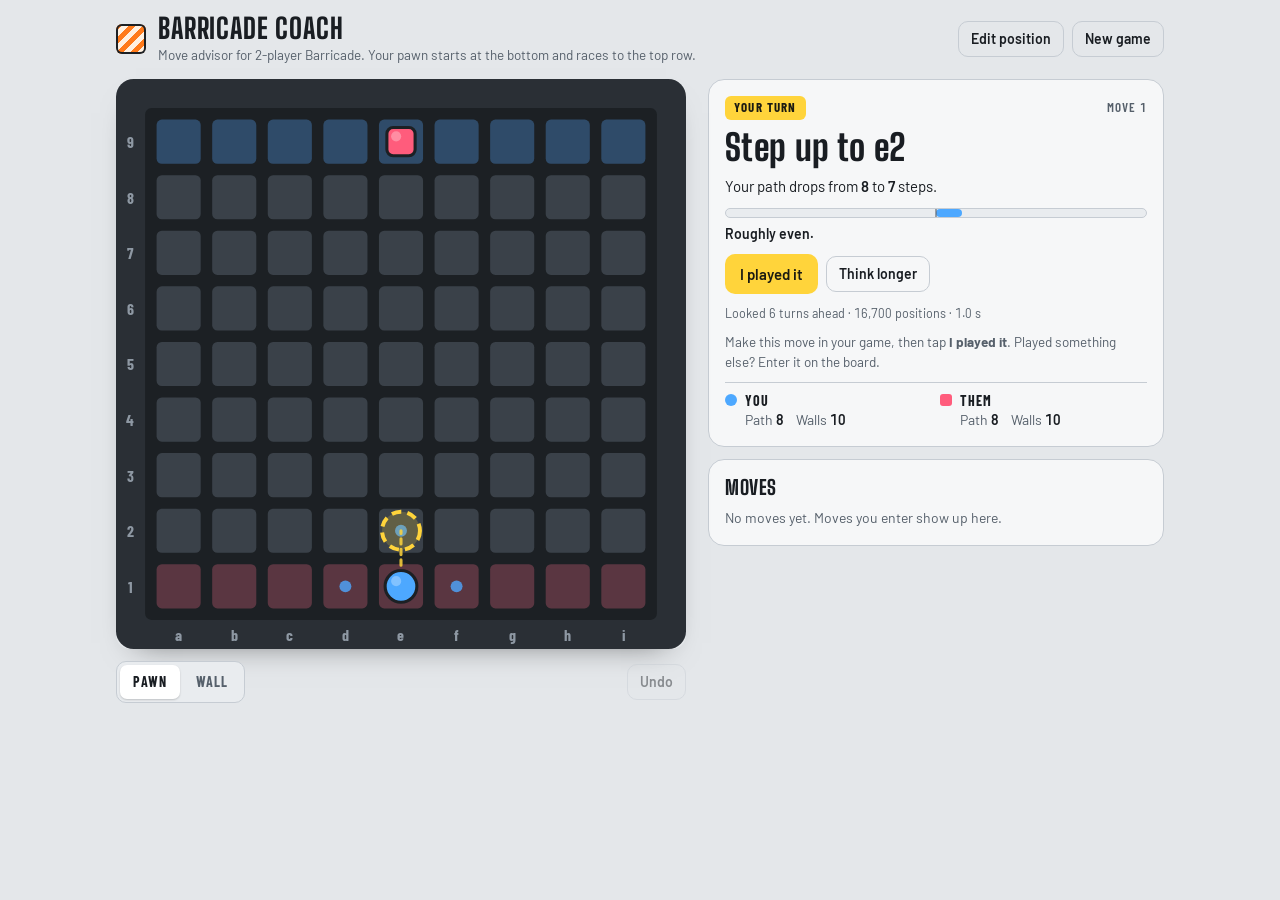
<file: barricade-coach/index.html>
<!doctype html>
<html lang="en">
<head>
<meta charset="utf-8">
<meta name="viewport" content="width=device-width, initial-scale=1, viewport-fit=cover">
</head>
<body>
<title>Barricade Coach</title>
<meta name="claude:viewport-fit-sides" content="cover">
<meta name="description" content="Move advisor for 2-player Barricade (Quoridor rules): enter each move and it suggests your best reply.">
<link rel="preconnect" href="https://fonts.googleapis.com">
<link rel="preconnect" href="https://fonts.gstatic.com" crossorigin>
<link rel="stylesheet" href="https://fonts.googleapis.com/css2?family=Barlow+Condensed:wght@600;700&family=Barlow:wght@400;500;600;700&family=Big+Shoulders+Display:wght@700;800&display=swap">
<style>
/* Layout: phones get one column (advice, board, controls, log); from 820px the board sits left and the coach panel right. */
:root {
  --bg: #E4E7EA;
  --surface: #F6F7F8;
  --surface-2: #E9ECEF;
  --raised: #FFFFFF;
  --ink: #191D22;
  --muted: #56606B;
  --line: #C6CCD3;
  --asphalt: #2A2F35;
  --groove: #1C2024;
  --cell: #3A4149;
  --goal-you: #2F4B69;
  --goal-them: #5A3641;
  --label: #8E98A3;
  --you: #4DA8FF;
  --them: #FF5C7C;
  --them-ink: #2B0B14;
  --wall: #FF7A1A;
  --stripe: #FFF1E2;
  --shine: #FFFFFF;
  --hint: #FFD43B;
  --hint-ink: #1A1A12;
  --ok: #2FBF71;
  --bad: #E5484D;
  --bad-text: #B42318;
  --focus: #1F6FEB;
  --f-display: "Big Shoulders Display", "Arial Narrow", "Helvetica Neue", Impact, sans-serif;
  --f-body: "Barlow", system-ui, -apple-system, "Segoe UI", Roboto, sans-serif;
  --f-label: "Barlow Condensed", "Arial Narrow", system-ui, sans-serif;
  padding-top: env(safe-area-inset-top, 0px);
  padding-bottom: env(safe-area-inset-bottom, 0px);
}
@media (prefers-color-scheme: dark) {
  :root:not([data-theme="light"]) {
    --bg: #121519; --surface: #1B1F24; --surface-2: #15191D; --raised: #2C3239;
    --ink: #E6E9EC; --muted: #9AA3AD; --line: #2E343B;
    --asphalt: #22272C; --groove: #15181B; --cell: #343B42;
    --goal-you: #2A4561; --goal-them: #52313B; --label: #7E8893;
    --bad-text: #FF8A8A; --focus: #6CB4FF;
    color-scheme: dark;
  }
}
:root[data-theme="dark"] {
  --bg: #121519; --surface: #1B1F24; --surface-2: #15191D; --raised: #2C3239;
  --ink: #E6E9EC; --muted: #9AA3AD; --line: #2E343B;
  --asphalt: #22272C; --groove: #15181B; --cell: #343B42;
  --goal-you: #2A4561; --goal-them: #52313B; --label: #7E8893;
  --bad-text: #FF8A8A; --focus: #6CB4FF;
  color-scheme: dark;
}

* { box-sizing: border-box; }
html, body { margin: 0; }
body {
  background: var(--bg);
  color: var(--ink);
  font: 400 15px/1.45 var(--f-body);
  -webkit-text-size-adjust: 100%;
}
[hidden] { display: none !important; }
button { font: inherit; color: inherit; }

.app {
  max-width: 1080px;
  margin: 0 auto;
  padding-block: 14px 32px;
  padding-left: max(16px, env(safe-area-inset-left, 0px));
  padding-right: max(16px, env(safe-area-inset-right, 0px));
  display: flex;
  flex-direction: column;
  gap: 14px;
}

/* Header */
.top { display: flex; flex-wrap: wrap; align-items: center; justify-content: space-between; gap: 10px 16px; }
.brand { display: flex; align-items: center; gap: 12px; min-width: 0; }
.badge {
  flex: none; width: 30px; height: 30px; border-radius: 6px;
  background: repeating-linear-gradient(135deg, var(--wall) 0 5px, var(--stripe) 5px 10px);
  box-shadow: inset 0 0 0 2px var(--groove);
}
h1 {
  margin: 0; font: 800 28px/1 var(--f-display); letter-spacing: .03em; text-transform: uppercase;
}
.sub { margin: 3px 0 0; color: var(--muted); font-size: 13.5px; text-wrap: balance; }
.top-actions { display: flex; gap: 8px; flex-wrap: wrap; }

/* Buttons */
.btn {
  display: inline-flex; align-items: center; justify-content: center; gap: 6px;
  min-height: 40px; padding: 9px 14px; border-radius: 10px;
  border: 1px solid var(--line); background: var(--surface); color: var(--ink);
  font: 600 15px/1 var(--f-body); cursor: pointer; white-space: nowrap;
  transition: transform .08s ease, background-color .15s ease;
}
.btn:hover { background: var(--raised); }
.btn:active { transform: translateY(1px); }
.btn.ghost { background: transparent; }
.btn.ghost:hover { background: var(--surface); }
.btn.solid { background: var(--ink); color: var(--bg); border-color: transparent; }
.btn.hint { background: var(--hint); color: var(--hint-ink); border-color: transparent; }
.btn.small { min-height: 36px; padding: 7px 12px; font-size: 14px; }
.btn:disabled { opacity: .45; cursor: default; transform: none; }
.btn:focus-visible, .seg button:focus-visible, .stepper input:focus-visible, #board .dest:focus-visible {
  outline: 2px solid var(--focus); outline-offset: 2px;
}
#board .dest:focus-visible { outline-offset: 0; }

.seg {
  display: inline-flex; flex-wrap: wrap; gap: 3px; padding: 3px;
  background: var(--surface-2); border: 1px solid var(--line); border-radius: 10px;
}
.seg button {
  min-height: 34px; padding: 7px 13px; border: 0; border-radius: 7px; background: transparent;
  color: var(--muted); cursor: pointer;
  font: 700 14px/1 var(--f-label); letter-spacing: .07em; text-transform: uppercase;
}
.seg button[aria-pressed="true"] { background: var(--raised); color: var(--ink); box-shadow: 0 1px 2px rgba(0, 0, 0, .18); }

/* Main layout */
.layout { display: flex; flex-direction: column; gap: 12px; }
.col-board, .col-side { display: contents; }
#advice { order: 1; }
#newPanel, #editPanel { order: 2; }
.board-wrap { order: 3; }
.controls { order: 4; }
.msg { order: 5; }
.log { order: 6; }

.board-wrap {
  align-self: center;
  width: 100%;
  max-width: min(620px, max(270px, calc(100vh - 130px)));
  max-width: min(620px, max(270px, calc(100svh - 130px)));
  border-radius: 14px;
  box-shadow: 0 14px 30px -20px rgba(0, 0, 0, .55);
}
#board {
  display: block; width: 100%; height: auto; aspect-ratio: 1 / 1; max-width: 100%;
  touch-action: manipulation; user-select: none; -webkit-user-select: none;
  -webkit-tap-highlight-color: transparent; cursor: pointer;
}

.controls { display: flex; flex-wrap: wrap; align-items: center; gap: 8px; }
.controls .spacer { flex: 1 1 auto; }
.wall-actions { display: flex; gap: 8px; flex-wrap: wrap; }
.msg { margin: 0; min-height: 1.45em; color: var(--muted); font-size: 14px; }
.msg.bad { color: var(--bad-text); }

/* Advice card */
.card {
  background: var(--surface); border: 1px solid var(--line); border-radius: 16px;
  padding: 16px; display: flex; flex-direction: column; gap: 10px; min-width: 0;
}
.adv-top { display: flex; align-items: center; justify-content: space-between; gap: 10px; }
.chip {
  display: inline-flex; align-items: center; min-height: 24px; padding: 3px 9px; border-radius: 6px;
  font: 700 13px/1 var(--f-label); letter-spacing: .09em; text-transform: uppercase;
}
.chip.you { background: var(--hint); color: var(--hint-ink); }
.chip.them { background: var(--them); color: var(--them-ink); }
.chip.over { background: var(--ink); color: var(--bg); }
.turn-no { color: var(--muted); font: 600 13px/1 var(--f-label); letter-spacing: .08em; text-transform: uppercase; font-variant-numeric: tabular-nums; }
.headline { margin: 0; font: 800 clamp(28px, 7vw, 36px)/1.02 var(--f-display); letter-spacing: .01em; text-wrap: balance; }
.detail { margin: 0; max-width: 62ch; }
.detail b { font-weight: 600; }
.think-bar {
  display: block; height: 8px; max-width: 240px; border-radius: 4px;
  background: repeating-linear-gradient(-45deg, var(--hint) 0 8px, var(--hint-ink) 8px 16px);
  background-size: 22.63px 8px;
  animation: tape .8s linear infinite;
}
@keyframes tape { to { background-position: 22.63px 0; } }

.meter { position: relative; height: 10px; border-radius: 5px; background: var(--surface-2); border: 1px solid var(--line); overflow: hidden; }
.meter-mid { position: absolute; left: 50%; top: -1px; bottom: -1px; width: 2px; margin-left: -1px; background: var(--muted); opacity: .55; }
.meter-fill { position: absolute; top: 0; bottom: 0; border-radius: 4px; }
.meter-fill.you { background: var(--you); }
.meter-fill.them { background: var(--them); }
.meter-label { margin: -4px 0 0; font-size: 14px; color: var(--muted); }
.meter-label b { color: var(--ink); font-weight: 600; }

.adv-actions { display: flex; flex-wrap: wrap; gap: 8px; align-items: center; }
.meta { margin: 0; color: var(--muted); font-size: 12.5px; font-variant-numeric: tabular-nums; }
.foot { margin: 0; color: var(--muted); font-size: 13.5px; }

.stats { display: grid; grid-template-columns: 1fr 1fr; gap: 8px; border-top: 1px solid var(--line); padding-top: 10px; }
.stat { display: grid; grid-template-columns: auto 1fr; align-items: center; gap: 2px 8px; min-width: 0; }
.stat .who { font: 700 14px/1.1 var(--f-label); letter-spacing: .07em; text-transform: uppercase; }
.stat .nums { grid-column: 2; display: flex; flex-wrap: wrap; gap: 0 12px; font-variant-numeric: tabular-nums; color: var(--muted); font-size: 14px; }
.stat .nums b { color: var(--ink); font-weight: 600; }
.tok { display: inline-block; width: 12px; height: 12px; flex: none; }
.tok.you { border-radius: 50%; background: var(--you); }
.tok.them { border-radius: 3px; background: var(--them); }
.tok.edit { border-radius: 2px; background: repeating-linear-gradient(135deg, var(--wall) 0 3px, var(--stripe) 3px 6px); }

/* Panels */
.panel h2, .log h2 { margin: 0; font: 800 20px/1.1 var(--f-display); letter-spacing: .03em; text-transform: uppercase; }
.field { display: flex; flex-direction: column; gap: 6px; }
.field.row { flex-direction: row; flex-wrap: wrap; align-items: center; justify-content: space-between; gap: 8px; }
.flabel { font: 700 13px/1.1 var(--f-label); letter-spacing: .08em; text-transform: uppercase; color: var(--muted); }
.help { margin: 0; color: var(--muted); font-size: 13.5px; max-width: 62ch; }
.err { margin: 0; min-height: 1.2em; color: var(--bad-text); font-size: 14px; }
.actions { display: flex; flex-wrap: wrap; gap: 8px; }
.stepper { display: inline-flex; align-items: center; gap: 6px; }
.stepper .btn { min-width: 38px; padding: 6px 0; font-size: 18px; }
.stepper input, .stepper output {
  width: 54px; min-height: 36px; text-align: center; border: 1px solid var(--line); border-radius: 8px;
  background: var(--raised); color: var(--ink); font: 600 16px/34px var(--f-body); font-variant-numeric: tabular-nums;
}
.stepper input { appearance: textfield; -moz-appearance: textfield; }
.stepper input::-webkit-inner-spin-button, .stepper input::-webkit-outer-spin-button { -webkit-appearance: none; margin: 0; }
.panel hr { border: 0; border-top: 1px solid var(--line); margin: 2px 0; width: 100%; }

/* Log */
.log ol { list-style: none; margin: 0; padding: 0; display: flex; flex-wrap: wrap; gap: 6px; max-height: 128px; overflow-y: auto; }
.log li {
  display: inline-flex; align-items: center; gap: 6px; padding: 4px 8px; border-radius: 6px;
  background: var(--surface-2); border: 1px solid var(--line);
  font: 600 14px/1 var(--f-label); letter-spacing: .04em; font-variant-numeric: tabular-nums;
}
.log li .n { color: var(--muted); font-weight: 600; }
.log .empty { color: var(--muted); font-size: 14px; margin: 0; }

/* Board drawing */
.slab { fill: var(--asphalt); }
.grooves { fill: var(--groove); }
.cell { fill: var(--cell); }
.cell.gy { fill: var(--goal-you); }
.cell.gt { fill: var(--goal-them); }
.lbl { fill: var(--label); font: 700 3.6px var(--f-label); text-anchor: middle; dominant-baseline: central; letter-spacing: .02em; }
.wall { fill: var(--wall); }
.stripe { fill: var(--stripe); opacity: .9; }
.last-you { fill: none; stroke: var(--you); stroke-width: .7; }
.last-them { fill: none; stroke: var(--them); stroke-width: .7; }
.hint-fill { fill: var(--hint); }
.hint-stripe { fill: var(--hint-ink); opacity: .8; }
.hint-wall { animation: pulse 1.3s ease-in-out infinite; }
.hint-ring { fill: none; stroke: var(--hint); stroke-width: .9; stroke-dasharray: 2.2 1.4; animation: march 1s linear infinite; }
.hint-disc { fill: var(--hint); opacity: .2; }
.hint-line { stroke: var(--hint); stroke-width: .7; stroke-dasharray: 1.2 1.2; stroke-linecap: round; opacity: .85; }
.pv.ok { fill: var(--ok); opacity: .92; }
.pv.bad { fill: var(--bad); opacity: .92; }
.pv-edge { fill: none; stroke: var(--stripe); stroke-width: .35; stroke-dasharray: 1 .8; }
.pawn-you { fill: var(--you); }
.pawn-them { fill: var(--them); }
.pawn-edge { stroke: var(--groove); stroke-width: .7; }
.shine { fill: var(--shine); opacity: .3; }
.from-you, .from-them { fill: none; stroke-width: .5; stroke-dasharray: 1 1; opacity: .75; }
.from-you { stroke: var(--you); }
.from-them { stroke: var(--them); }
.dest .hit { fill: transparent; }
.dest .dot { opacity: .8; }
.dest .dot.you { fill: var(--you); }
.dest .dot.them { fill: var(--them); }
.edit-ring { fill: none; stroke: var(--hint); stroke-width: .6; }
@keyframes march { to { stroke-dashoffset: -3.6; } }
@keyframes pulse { 50% { opacity: .6; } }

@media (prefers-reduced-motion: reduce) {
  .hint-wall, .hint-ring, .think-bar { animation: none; }
  .btn { transition: none; }
}

@media (min-width: 820px) {
  .layout { display: grid; grid-template-columns: minmax(0, 1.25fr) minmax(300px, 1fr); gap: 22px; align-items: start; }
  .col-board, .col-side { display: flex; flex-direction: column; gap: 12px; min-width: 0; }
  .col-board { position: sticky; top: calc(env(safe-area-inset-top, 0px) + 12px); }
  .board-wrap { max-width: min(620px, max(320px, calc(100vh - 150px))); max-width: min(620px, max(320px, calc(100svh - 150px))); }
}
</style>

<div class="app">
  <header class="top">
    <div class="brand">
      <span class="badge" aria-hidden="true"></span>
      <div>
        <h1>Barricade Coach</h1>
        <p class="sub">Move advisor for 2-player Barricade. Your pawn starts at the bottom and races to the top row.</p>
      </div>
    </div>
    <div class="top-actions">
      <button id="btnEdit" class="btn ghost small" type="button">Edit position</button>
      <button id="btnNew" class="btn ghost small" type="button">New game</button>
    </div>
  </header>

  <div class="layout">
    <div class="col-board">
      <div class="board-wrap">
        <svg id="board" viewBox="0 0 100 100" role="group" aria-label="Barricade board"></svg>
      </div>
      <div class="controls" id="controls">
        <div class="seg" role="group" aria-label="What to enter on the board">
          <button id="modePawn" type="button" aria-pressed="true">Pawn</button>
          <button id="modeWall" type="button" aria-pressed="false">Wall</button>
        </div>
        <div class="wall-actions" id="wallActions" hidden>
          <button id="btnRotate" class="btn small" type="button">Rotate</button>
          <button id="btnPlace" class="btn small solid" type="button">Place wall</button>
        </div>
        <span class="spacer"></span>
        <button id="btnUndo" class="btn small ghost" type="button">Undo</button>
      </div>
      <p id="msg" class="msg" aria-live="polite"></p>
    </div>

    <div class="col-side">
      <section id="advice" class="card" aria-live="polite" aria-label="Coach"></section>

      <section id="newPanel" class="card panel" hidden aria-labelledby="newTitle">
        <h2 id="newTitle">Game setup</h2>
        <div class="field">
          <span class="flabel" id="lblSize">Board size</span>
          <div class="seg" role="group" aria-labelledby="lblSize" id="segSize">
            <button type="button" data-size="5">5 × 5</button>
            <button type="button" data-size="7">7 × 7</button>
            <button type="button" data-size="9">9 × 9</button>
            <button type="button" data-size="11">11 × 11</button>
          </div>
        </div>
        <div class="field">
          <label class="flabel" for="inpWalls">Walls each</label>
          <div class="stepper">
            <button class="btn small" type="button" data-wstep="-1" aria-label="Fewer walls">−</button>
            <input id="inpWalls" type="number" min="0" max="30" inputmode="numeric" value="10">
            <button class="btn small" type="button" data-wstep="1" aria-label="More walls">+</button>
          </div>
        </div>
        <div class="field">
          <span class="flabel" id="lblFirst">Who moves first</span>
          <div class="seg" role="group" aria-labelledby="lblFirst" id="segFirst">
            <button type="button" data-first="0">You</button>
            <button type="button" data-first="1">Them</button>
          </div>
        </div>
        <div class="actions">
          <button id="btnStart" class="btn solid" type="button">Start new game</button>
          <button id="btnCloseNew" class="btn ghost" type="button">Close</button>
        </div>
        <hr>
        <div class="field">
          <span class="flabel" id="lblThink">Thinking time</span>
          <div class="seg" role="group" aria-labelledby="lblThink" id="segThink">
            <button type="button" data-think="500">0.5 s</button>
            <button type="button" data-think="1500">1.5 s</button>
            <button type="button" data-think="4000">4 s</button>
            <button type="button" data-think="8000">8 s</button>
          </div>
          <p class="help">Longer finds stronger moves. This applies right away, without starting a new game.</p>
        </div>
      </section>

      <section id="editPanel" class="card panel" hidden aria-labelledby="editTitle">
        <h2 id="editTitle">Edit position</h2>
        <p class="help">Match the board to your game. Pick a piece, then tap the board. With Walls, tap a groove to add a wall or tap a wall to remove it. Walls-left counts don't change by themselves, so set them below.</p>
        <div class="seg" role="group" aria-label="Piece to place" id="segTool">
          <button type="button" data-tool="you">Your pawn</button>
          <button type="button" data-tool="them">Their pawn</button>
          <button type="button" data-tool="wall">Walls</button>
        </div>
        <div class="field row">
          <span class="flabel">Your walls left</span>
          <div class="stepper">
            <button class="btn small" type="button" data-ew="0" data-d="-1" aria-label="Fewer walls for you">−</button>
            <output id="outW0">10</output>
            <button class="btn small" type="button" data-ew="0" data-d="1" aria-label="More walls for you">+</button>
          </div>
        </div>
        <div class="field row">
          <span class="flabel">Their walls left</span>
          <div class="stepper">
            <button class="btn small" type="button" data-ew="1" data-d="-1" aria-label="Fewer walls for them">−</button>
            <output id="outW1">10</output>
            <button class="btn small" type="button" data-ew="1" data-d="1" aria-label="More walls for them">+</button>
          </div>
        </div>
        <div class="field row">
          <span class="flabel" id="lblNext">Next to move</span>
          <div class="seg" role="group" aria-labelledby="lblNext" id="segNext">
            <button type="button" data-next="0">You</button>
            <button type="button" data-next="1">Them</button>
          </div>
        </div>
        <p id="editErr" class="err" aria-live="polite"></p>
        <div class="actions">
          <button id="btnEditDone" class="btn solid" type="button">Done</button>
          <button id="btnEditCancel" class="btn ghost" type="button">Cancel</button>
          <button id="btnClearWalls" class="btn ghost" type="button">Clear walls</button>
        </div>
      </section>

      <section class="card log" aria-labelledby="logTitle">
        <h2 id="logTitle">Moves</h2>
        <div id="logBody"></div>
      </section>
    </div>
  </div>
</div>

<script>
// ENGINE-START
// Barricade / Quoridor engine. Self-contained so it can also run inside a Web Worker.
// Board cells are r * N + c with row 0 at the top. Player 0 (you) starts on the bottom row and
// wins on row 0; player 1 starts on the top row and wins on row N - 1.
// A wall is k in [0, 2M): k < M is horizontal, k >= M is vertical, M = (N - 1)^2.
// Wall index i = r * (N - 1) + c names the groove crossing between cells (r, c) and (r + 1, c + 1).
function BarricadeEngine(opts) {
  'use strict';
  opts = opts || {};
  const WIN = 100000, MATE = WIN - 1000;
  const STEP = 12;                       // score for one step of path length
  const TEMPO = 6;                       // the side to move is half a step ahead
  const WALLV = opts.wallValue != null ? opts.wallValue : 14;  // a wall still in hand (tuned by self-play)
  const RACE = 300;                      // bonus when the race can no longer be stopped
  const CAP1 = opts.cap1 || 12, CAP2 = opts.cap2 || 8;          // walls tried below the root
  const MAXC = 169, MAXW = 512, MAXPLY = 64;
  const now = (typeof performance !== 'undefined' && performance.now)
    ? () => performance.now() : () => Date.now();

  const Q = new Int32Array(MAXC), seen = new Int32Array(MAXC), dd = new Int16Array(MAXC);
  const dmP = new Int16Array(MAXC), dmO = new Int16Array(MAXC);
  const marksP = new Uint8Array(MAXW), marksO = new Uint8Array(MAXW);
  const PM = new Int32Array(8);
  const MV = [], KY = [];
  for (let i = 0; i < MAXPLY; i++) { MV.push(new Int32Array(MAXW)); KY.push(new Float64Array(MAXW)); }
  let stamp = 0;

  let seed = 0x2545F491;
  function rnd() { seed ^= seed << 13; seed ^= seed >>> 17; seed ^= seed << 5; return seed >>> 0; }
  function table(n) { const t = new Uint32Array(n); for (let i = 0; i < n; i++) t[i] = rnd(); return t; }
  const ZP1 = table(2 * MAXC), ZP2 = table(2 * MAXC);
  const ZW1 = table(MAXW), ZW2 = table(MAXW);
  const ZC1 = table(128), ZC2 = table(128);
  const ZT1 = rnd(), ZT2 = rnd();

  function rawSet(B, k, on) {
    const M = B.M, W = B.W, N = B.N, d = on ? 1 : -1;
    if (k < M) {
      const r = (k / W) | 0, c = k - r * W, a = r * N + c;
      B.hW[k] = on; B.bD[a] += d; B.bD[a + 1] += d;
    } else {
      const i = k - M, r = (i / W) | 0, c = i - r * W, a = r * N + c;
      B.vW[i] = on; B.bR[a] += d; B.bR[a + N] += d;
    }
  }

  function hashOf(B) {
    let h1 = 0, h2 = 0;
    for (let p = 0; p < 2; p++) {
      h1 ^= ZP1[p * MAXC + B.pos[p]]; h2 ^= ZP2[p * MAXC + B.pos[p]];
      h1 ^= ZC1[p * 64 + B.walls[p]]; h2 ^= ZC2[p * 64 + B.walls[p]];
    }
    for (let i = 0; i < B.M; i++) {
      if (B.hW[i]) { h1 ^= ZW1[i]; h2 ^= ZW2[i]; }
      if (B.vW[i]) { h1 ^= ZW1[B.M + i]; h2 ^= ZW2[B.M + i]; }
    }
    if (B.turn) { h1 ^= ZT1; h2 ^= ZT2; }
    B.h1 = h1; B.h2 = h2;
  }

  function build(st) {
    const N = st.N, NN = N * N, W = N - 1, M = W * W;
    const B = {
      N, NN, W, M, off: [-N, 1, N, -1],
      pos: Int32Array.from(st.pos), walls: Int32Array.from(st.walls).map(w => Math.max(0, Math.min(63, w))),
      hW: new Uint8Array(M), vW: new Uint8Array(M), bD: new Uint8Array(NN), bR: new Uint8Array(NN),
      turn: st.turn ? 1 : 0, h1: 0, h2: 0
    };
    for (let i = 0; i < M; i++) {
      if (st.hW[i]) rawSet(B, i, 1);
      if (st.vW[i]) rawSet(B, M + i, 1);
    }
    hashOf(B);
    return B;
  }

  // d: 0 up, 1 right, 2 down, 3 left
  function canStep(B, a, d) {
    const N = B.N;
    if (d === 0) return a >= N && B.bD[a - N] === 0;
    if (d === 1) return (a % N) !== N - 1 && B.bR[a] === 0;
    if (d === 2) return a < B.NN - N && B.bD[a] === 0;
    return (a % N) !== 0 && B.bR[a - 1] === 0;
  }

  function wallFits(B, k) {
    const M = B.M, W = B.W;
    if (k < M) {
      if (B.hW[k] || B.vW[k]) return false;
      const c = k % W;
      if (c > 0 && B.hW[k - 1]) return false;
      if (c < W - 1 && B.hW[k + 1]) return false;
      return true;
    }
    const i = k - M;
    if (B.vW[i] || B.hW[i]) return false;
    const r = (i / W) | 0;
    if (r > 0 && B.vW[i - W]) return false;
    if (r < W - 1 && B.vW[i + W]) return false;
    return true;
  }

  function isGoal(B, p, cell) { return p === 0 ? cell < B.N : cell >= B.NN - B.N; }

  // Shortest path length (ignoring pawns) from p's pawn to p's goal row, or -1.
  function distFrom(B, p) {
    const N = B.N, off = B.off, s0 = B.pos[p];
    if (isGoal(B, p, s0)) return 0;
    if (++stamp > 2000000000) { seen.fill(0); stamp = 1; }
    let h = 0, t = 0;
    seen[s0] = stamp; dd[s0] = 0; Q[t++] = s0;
    while (h < t) {
      const a = Q[h++], nd = dd[a] + 1;
      for (let d = 0; d < 4; d++) {
        if (!canStep(B, a, d)) continue;
        const x = a + off[d];
        if (seen[x] === stamp) continue;
        if (isGoal(B, p, x)) return nd;
        seen[x] = stamp; dd[x] = nd; Q[t++] = x;
      }
    }
    return -1;
  }

  // Distance from every cell to p's goal row.
  function bfsGoal(B, p, dm) {
    const N = B.N, NN = B.NN, off = B.off;
    dm.fill(-1, 0, NN);
    let h = 0, t = 0;
    const base = p === 0 ? 0 : NN - N;
    for (let c = 0; c < N; c++) { dm[base + c] = 0; Q[t++] = base + c; }
    while (h < t) {
      const a = Q[h++], nd = dm[a] + 1;
      for (let d = 0; d < 4; d++) {
        if (!canStep(B, a, d)) continue;
        const x = a + off[d];
        if (dm[x] < 0) { dm[x] = nd; Q[t++] = x; }
      }
    }
  }

  // Mark every wall that would cut one edge of p's current shortest path.
  // A wall that is not marked cannot change p's distance.
  function pathMarks(B, p, dm, marks) {
    const N = B.N, W = B.W, M = B.M, off = B.off;
    marks.fill(0, 0, 2 * M);
    let a = B.pos[p];
    if (dm[a] < 0) return;
    while (dm[a] > 0) {
      const want = dm[a] - 1;
      let nxt = -1, dir = -1;
      for (let d = 0; d < 4; d++) {
        if (!canStep(B, a, d)) continue;
        const x = a + off[d];
        if (dm[x] === want) { nxt = x; dir = d; break; }
      }
      if (nxt < 0) break;
      if (dir === 0 || dir === 2) {
        const top = dir === 0 ? nxt : a, r = (top / N) | 0, c = top - r * N;
        if (c < W) marks[r * W + c] = 1;
        if (c > 0) marks[r * W + c - 1] = 1;
      } else {
        const left = dir === 3 ? nxt : a, r = (left / N) | 0, c = left - r * N;
        if (r < W) marks[M + r * W + c] = 1;
        if (r > 0) marks[M + (r - 1) * W + c] = 1;
      }
      a = nxt;
    }
  }

  function pawnMoves(B, p, out) {
    const a = B.pos[p], b = B.pos[1 - p], off = B.off;
    let n = 0;
    for (let d = 0; d < 4; d++) {
      if (!canStep(B, a, d)) continue;
      const t = a + off[d];
      if (t !== b) { out[n++] = t; continue; }
      if (canStep(B, b, d)) { out[n++] = b + off[d]; continue; }
      const d1 = (d + 1) & 3, d2 = (d + 3) & 3;
      if (canStep(B, b, d1)) out[n++] = b + off[d1];
      if (canStep(B, b, d2)) out[n++] = b + off[d2];
    }
    return n;
  }

  function apply(B, m) {
    const p = B.turn;
    let prev = -1;
    if (m < B.NN) {
      prev = B.pos[p];
      B.h1 ^= ZP1[p * MAXC + prev] ^ ZP1[p * MAXC + m];
      B.h2 ^= ZP2[p * MAXC + prev] ^ ZP2[p * MAXC + m];
      B.pos[p] = m;
    } else {
      const k = m - B.NN, w = B.walls[p];
      rawSet(B, k, 1);
      B.h1 ^= ZW1[k] ^ ZC1[p * 64 + w] ^ ZC1[p * 64 + w - 1];
      B.h2 ^= ZW2[k] ^ ZC2[p * 64 + w] ^ ZC2[p * 64 + w - 1];
      B.walls[p] = w - 1;
    }
    B.turn = 1 - p; B.h1 ^= ZT1; B.h2 ^= ZT2;
    return prev;
  }

  function undo(B, m, prev) {
    B.turn = 1 - B.turn; B.h1 ^= ZT1; B.h2 ^= ZT2;
    const p = B.turn;
    if (m < B.NN) {
      B.h1 ^= ZP1[p * MAXC + m] ^ ZP1[p * MAXC + prev];
      B.h2 ^= ZP2[p * MAXC + m] ^ ZP2[p * MAXC + prev];
      B.pos[p] = prev;
    } else {
      const k = m - B.NN, w = B.walls[p];
      rawSet(B, k, 0);
      B.h1 ^= ZW1[k] ^ ZC1[p * 64 + w] ^ ZC1[p * 64 + w + 1];
      B.h2 ^= ZW2[k] ^ ZC2[p * 64 + w] ^ ZC2[p * 64 + w + 1];
      B.walls[p] = w + 1;
    }
  }

  function evaluate(B, p, myD, opD) {
    const o = 1 - p;
    let e = STEP * (opD - myD) + TEMPO + WALLV * (B.walls[p] - B.walls[o]);
    if (B.walls[o] === 0 && myD <= opD) e += RACE;
    else if (B.walls[p] === 0 && opD < myD) e -= RACE;
    return e;
  }

  // Fills MV[ply] / KY[ply] with ordered moves. Needs dmP, dmO, marksP, marksO for this node.
  function gen(B, ply, myD, opD, allWalls, ttMove) {
    const p = B.turn, o = 1 - p, NN = B.NN, M2 = 2 * B.M;
    const mv = MV[ply], ky = KY[ply];
    let n = 0;
    const pc = pawnMoves(B, p, PM);
    for (let i = 0; i < pc; i++) { const t = PM[i]; mv[n] = t; ky[n] = STEP * (myD - dmP[t]); n++; }
    if (B.walls[p] > 0) {
      for (let k = 0; k < M2; k++) {
        const onO = marksO[k] === 1;
        if (!allWalls && !onO) continue;
        if (!wallFits(B, k)) continue;
        rawSet(B, k, 1);
        let nO = opD, nM = myD;
        if (onO) nO = distFrom(B, o);
        if (nO >= 0 && marksP[k] === 1) nM = distFrom(B, p);
        rawSet(B, k, 0);
        if (nO < 0 || nM < 0) continue;
        const gain = (nO - opD) - (nM - myD);
        if (!allWalls && gain <= 0) continue;
        mv[n] = NN + k; ky[n] = STEP * gain - WALLV; n++;
      }
    }
    if (ttMove >= 0) for (let i = 0; i < n; i++) if (mv[i] === ttMove) { ky[i] = 1e9; break; }
    for (let i = 1; i < n; i++) {
      const m = mv[i], k = ky[i];
      let j = i - 1;
      while (j >= 0 && ky[j] < k) { mv[j + 1] = mv[j]; ky[j + 1] = ky[j]; j--; }
      mv[j + 1] = m; ky[j + 1] = k;
    }
    return n;
  }

  const ABORT = { abort: true };
  let nodes = 0, deadline = 0, noAbort = false, TT = new Map();

  function negamax(B, depth, alpha, beta, ply) {
    if ((++nodes & 511) === 0 && !noAbort && now() > deadline) throw ABORT;
    const p = B.turn, o = 1 - p;
    if (isGoal(B, o, B.pos[o])) return -(WIN - ply);

    if (depth <= 0 || ply >= MAXPLY - 1) {
      const myD = distFrom(B, p), opD = distFrom(B, o);
      if (myD === 1) {
        const pc = pawnMoves(B, p, PM);
        for (let i = 0; i < pc; i++) if (isGoal(B, p, PM[i])) return WIN - (ply + 1);
      }
      return evaluate(B, p, myD, opD);
    }

    const pc = pawnMoves(B, p, PM);
    for (let i = 0; i < pc; i++) if (isGoal(B, p, PM[i])) return WIN - (ply + 1);

    const key = (B.h1 >>> 0) * 2097152 + (B.h2 & 0x1FFFFF);
    const ent = TT.get(key);
    let ttMove = -1;
    if (ent !== undefined) {
      ttMove = ent.m;
      if (ent.d >= depth) {
        let v = ent.v;
        if (v > MATE) v -= ply; else if (v < -MATE) v += ply;
        if (ent.f === 0 || (ent.f === 1 && v >= beta) || (ent.f === 2 && v <= alpha)) return v;
      }
    }

    bfsGoal(B, p, dmP); bfsGoal(B, o, dmO);
    const myD = dmP[B.pos[p]], opD = dmO[B.pos[o]];
    pathMarks(B, p, dmP, marksP); pathMarks(B, o, dmO, marksO);
    const n = gen(B, ply, myD, opD, false, ttMove);
    if (n === 0) return evaluate(B, p, myD, opD);

    const mv = MV[ply], cap = ply === 1 ? CAP1 : CAP2;
    let best = -Infinity, bestM = mv[0], wc = 0;
    const a0 = alpha;
    for (let i = 0; i < n; i++) {
      const m = mv[i];
      if (m >= B.NN && ++wc > cap) continue;
      const prev = apply(B, m);
      const v = -negamax(B, depth - 1, -beta, -alpha, ply + 1);
      undo(B, m, prev);
      if (v > best) {
        best = v; bestM = m;
        if (v > alpha) { alpha = v; if (v >= beta) break; }
      }
    }
    let sv = best;
    if (sv > MATE) sv += ply; else if (sv < -MATE) sv -= ply;
    if (TT.size > 300000) TT.clear();
    TT.set(key, { d: depth, v: sv, f: best <= a0 ? 2 : (best >= beta ? 1 : 0), m: bestM });
    return best;
  }

  function search(st, timeMs, maxDepth) {
    const t0 = now();
    deadline = t0 + Math.max(50, timeMs || 1000);
    maxDepth = maxDepth || 40;
    nodes = 0; TT = new Map();
    const B = build(st), p = B.turn, o = 1 - p;
    const done = (move, score, depth) => ({ move, score, depth, nodes, ms: Math.round(now() - t0) });
    if (isGoal(B, 0, B.pos[0]) || isGoal(B, 1, B.pos[1])) return done(-1, 0, 0);

    const pc = pawnMoves(B, p, PM);
    for (let i = 0; i < pc; i++) if (isGoal(B, p, PM[i])) return done(PM[i], WIN - 1, 1);

    bfsGoal(B, p, dmP); bfsGoal(B, o, dmO);
    const myD = dmP[B.pos[p]], opD = dmO[B.pos[o]];
    pathMarks(B, p, dmP, marksP); pathMarks(B, o, dmO, marksO);
    const n = gen(B, 0, myD, opD, true, -1);
    if (n === 0) return done(-1, 0, 0);
    let moves = Array.from(MV[0].subarray(0, n));
    let scores = new Array(n).fill(-Infinity);
    let bestMove = moves[0], bestScore = 0, depthDone = 0;

    for (let depth = 1; depth <= maxDepth; depth++) {
      noAbort = depth === 1;
      let alpha = -Infinity, iterBest = -1, iterScore = -Infinity, completed = 0, aborted = false;
      try {
        for (let i = 0; i < moves.length; i++) {
          const m = moves[i], prev = apply(B, m);
          const v = -negamax(B, depth - 1, -Infinity, -alpha, 1);
          undo(B, m, prev);
          scores[i] = v; completed++;
          if (v > iterScore) { iterScore = v; iterBest = i; if (v > alpha) alpha = v; }
        }
      } catch (e) {
        if (e !== ABORT) throw e;
        aborted = true;
      }
      noAbort = false;
      if (aborted) {
        // The first move is the previous best, so anything that beat it at this depth is better informed.
        if (completed > 0 && iterBest >= 0) { bestMove = moves[iterBest]; bestScore = iterScore; }
        break;
      }
      depthDone = depth; bestMove = moves[iterBest]; bestScore = iterScore;
      const order = moves.map((_, i) => i).sort((a, b) => (scores[b] - scores[a]) || (a - b));
      moves = order.map(i => moves[i]); scores = order.map(i => scores[i]);
      if (Math.abs(bestScore) > MATE) break;
      if (now() - t0 > (timeMs || 1000) * 0.45) break;   // the next depth would not finish in time
    }
    return done(bestMove, bestScore, depthDone);
  }

  // ---- helpers for the page ----
  function legalPawnMoves(st) { const B = build(st); const n = pawnMoves(B, B.turn, PM); return Array.from(PM.subarray(0, n)); }
  function wallStatus(st, k) {
    const B = build(st);
    if (k < 0 || k >= 2 * B.M) return 'outside';
    if (B.walls[B.turn] <= 0) return 'none-left';
    if (!wallFits(B, k)) return 'overlap';
    rawSet(B, k, 1);
    return (distFrom(B, 0) >= 0 && distFrom(B, 1) >= 0) ? 'ok' : 'blocks';
  }
  function wallFitsOnly(st, k) { return wallFits(build(st), k); }
  function distances(st) { const B = build(st); return [distFrom(B, 0), distFrom(B, 1)]; }
  function winner(st) { const B = build(st); return isGoal(B, 0, B.pos[0]) ? 0 : isGoal(B, 1, B.pos[1]) ? 1 : -1; }
  function play(st, m) {
    const s = Object.assign({}, st, { pos: st.pos.slice(), walls: st.walls.slice(), hW: st.hW.slice(), vW: st.vW.slice() });
    const NN = st.N * st.N, M = (st.N - 1) * (st.N - 1), p = st.turn;
    if (m < NN) s.pos[p] = m;
    else { const k = m - NN; if (k < M) s.hW[k] = 1; else s.vW[k - M] = 1; s.walls[p] -= 1; }
    s.turn = 1 - p;
    return s;
  }

  return { search, legalPawnMoves, wallStatus, wallFitsOnly, distances, winner, play, WIN, MATE, STEP };
}
// ENGINE-END

(function () {
  'use strict';
  const $ = (s) => document.querySelector(s);
  const E = BarricadeEngine();
  const FILES = 'abcdefghijklmnopqrstuvwxyz';
  const SIZES = [5, 7, 9, 11];
  const STORE = 'barricade-coach-v1';
  const CELL = 10, GAP = 2.6, PITCH = CELL + GAP, PAD = 6.6;

  let game, history = [], prefs = { think: 1500 }, setup = { N: 9, walls: 10, first: 0 };
  let mode = 'pawn', preview = -1, editing = null, msgText = '', msgBad = false;
  const cache = new Map();
  let worker = null, useWorker = typeof Worker !== 'undefined', busy = false, reqId = 0, pending = null;

  // ---------- state helpers ----------
  const defaultWalls = (N) => Math.round(10 * (N - 1) / 8);
  const NNof = (g) => g.N * g.N;
  const Mof = (g) => (g.N - 1) * (g.N - 1);
  function newGame(N, walls, first) {
    const M = (N - 1) * (N - 1);
    return {
      N, wallsInit: walls, pos: [(N - 1) * N + (N >> 1), N >> 1], walls: [walls, walls],
      hW: new Array(M).fill(0), vW: new Array(M).fill(0), turn: first, log: [], last: -1, lastFrom: -1, lastBy: -1
    };
  }
  const clone = (o) => JSON.parse(JSON.stringify(o));
  const keyOf = (g) => [g.N, g.pos.join(','), g.walls.join(','), g.turn, g.hW.join(''), g.vW.join('')].join('|');
  const engineState = (g) => ({ N: g.N, pos: g.pos.slice(), walls: g.walls.slice(), hW: g.hW.slice(), vW: g.vW.slice(), turn: g.turn });
  function validGame(g) {
    try {
      if (!g || !SIZES.includes(g.N)) return false;
      const M = (g.N - 1) * (g.N - 1), NN = g.N * g.N;
      const okPos = Array.isArray(g.pos) && g.pos.length === 2 && g.pos.every(x => Number.isInteger(x) && x >= 0 && x < NN) && g.pos[0] !== g.pos[1];
      const okW = Array.isArray(g.walls) && g.walls.length === 2 && g.walls.every(w => Number.isInteger(w) && w >= 0 && w <= 30);
      const okA = Array.isArray(g.hW) && g.hW.length === M && Array.isArray(g.vW) && g.vW.length === M;
      return okPos && okW && okA && (g.turn === 0 || g.turn === 1) && Array.isArray(g.log);
    } catch (e) { return false; }
  }

  // ---------- naming ----------
  const sqName = (N, cell) => FILES[cell % N] + (N - Math.floor(cell / N));
  function wallParts(N, k) {
    const W = N - 1, M = W * W, v = k >= M, i = v ? k - M : k;
    return { v, r: Math.floor(i / W), c: i % W };
  }
  function wallName(N, k) { const { v, r, c } = wallParts(N, k); return FILES[c] + (N - r - 1) + (v ? 'v' : 'h'); }
  function wallWhere(N, k) {
    const { v, r, c } = wallParts(N, k), lo = N - r - 1;
    return v
      ? `along the right side of ${FILES[c]}${lo + 1} and ${FILES[c]}${lo}`
      : `along the top of ${FILES[c]}${lo} and ${FILES[c + 1]}${lo}`;
  }
  function pawnHeadline(N, from, to) {
    const dr = Math.floor(to / N) - Math.floor(from / N), dc = (to % N) - (from % N), name = sqName(N, to);
    if (Math.abs(dr) + Math.abs(dc) === 1) return `Step ${dr < 0 ? 'up' : dr > 0 ? 'down' : dc > 0 ? 'right' : 'left'} to ${name}`;
    if (dr === 0 || dc === 0) return `Jump over their pawn to ${name}`;
    return `Step diagonally to ${name}`;
  }
  const moveText = (g, m) => m < NNof(g) ? sqName(g.N, m) : wallName(g.N, m - NNof(g));
  const plural = (n, w) => `${n} ${w}${n === 1 ? '' : 's'}`;

  // ---------- geometry ----------
  const bsize = (N) => GAP + N * PITCH;
  function cellXY(N, cell) { return [GAP + (cell % N) * PITCH, GAP + Math.floor(cell / N) * PITCH]; }
  function wallRect(N, k) {
    const { v, r, c } = wallParts(N, k);
    return v
      ? { x: (c + 1) * PITCH, y: GAP + r * PITCH, w: GAP, h: 2 * PITCH - GAP, v }
      : { x: GAP + c * PITCH, y: (r + 1) * PITCH, w: 2 * PITCH - GAP, h: GAP, v };
  }
  function svgPoint(ev) {
    const svg = $('#board'), r = svg.getBoundingClientRect(), vb = svg.viewBox.baseVal;
    return { x: vb.x + (ev.clientX - r.left) / r.width * vb.width, y: vb.y + (ev.clientY - r.top) / r.height * vb.height };
  }
  function hitCell(N, x, y) {
    const S = bsize(N);
    if (x < 0 || y < 0 || x > S || y > S) return -1;
    const c = Math.min(N - 1, Math.max(0, Math.floor((x - GAP / 2) / PITCH)));
    const r = Math.min(N - 1, Math.max(0, Math.floor((y - GAP / 2) / PITCH)));
    return r * N + c;
  }
  function hitWall(N, x, y) {
    const S = bsize(N), W = N - 1;
    if (x < -2 || y < -2 || x > S + 2 || y > S + 2) return -1;
    const fx = (x - GAP / 2) / PITCH, fy = (y - GAP / 2) / PITCH;
    const c = Math.min(W - 1, Math.max(0, Math.round(fx) - 1));
    const r = Math.min(W - 1, Math.max(0, Math.round(fy) - 1));
    const dx = Math.abs(fx - Math.round(fx)), dy = Math.abs(fy - Math.round(fy));
    return (dy <= dx ? 0 : W * W) + r * W + c;
  }
  function wallAt(g, k) { const M = Mof(g); return k < M ? g.hW[k] : g.vW[k - M]; }
  function setWallArr(g, k, on) { const M = Mof(g); if (k < M) g.hW[k] = on; else g.vW[k - M] = on; }
  function wallAtPoint(g, x, y) {
    const M = Mof(g), e = 1.2;
    for (let k = 0; k < 2 * M; k++) {
      if (!wallAt(g, k)) continue;
      const R = wallRect(g.N, k);
      if (x >= R.x - e && x <= R.x + R.w + e && y >= R.y - e && y <= R.y + R.h + e) return k;
    }
    return -1;
  }

  // ---------- engine requests ----------
  function makeWorker() {
    try {
      const src = BarricadeEngine.toString() +
        '\nconst E = BarricadeEngine();\nself.onmessage = function (e) { const d = e.data; const r = E.search(d.state, d.ms); self.postMessage(Object.assign({ id: d.id }, r)); };';
      const url = URL.createObjectURL(new Blob([src], { type: 'text/javascript' }));
      const w = new Worker(url);
      w.onmessage = (e) => onResult(e.data);
      w.onerror = (ev) => {
        if (ev && ev.preventDefault) ev.preventDefault();
        useWorker = false; busy = false;
        try { w.terminate(); } catch (e) { /* already gone */ }
        worker = null;
        if (pending) runLocal(pending);
      };
      return w;
    } catch (e) { useWorker = false; return null; }
  }
  function runLocal(req) {
    setTimeout(() => {
      if (!pending || pending.id !== req.id) return;
      const r = E.search(req.state, req.ms);
      onResult(Object.assign({ id: req.id }, r));
    }, 40);
  }
  function requestSearch(key, ms) {
    const id = ++reqId;
    pending = { id, key, ms, state: engineState(game) };
    if (useWorker) {
      if (worker && busy) { worker.terminate(); worker = null; busy = false; }
      if (!worker) worker = makeWorker();
      if (worker) { busy = true; worker.postMessage({ id, state: pending.state, ms }); return; }
    }
    runLocal(pending);
  }
  function cancelSearch() {
    if (!pending) return;
    pending = null; reqId++;
    if (worker && busy) { worker.terminate(); worker = null; busy = false; }
  }
  function onResult(d) {
    busy = false;
    if (!pending || d.id !== pending.id) return;
    cache.set(pending.key, d);
    if (cache.size > 80) cache.delete(cache.keys().next().value);
    pending = null;
    renderAdvice(); renderBoard();
  }
  function maybeThink(force, ms) {
    if (editing || E.winner(game) >= 0 || game.turn !== 0) { cancelSearch(); return; }
    const key = keyOf(game);
    if (!force && cache.has(key)) return;
    if (!force && pending && pending.key === key) return;
    if (force) cache.delete(key);
    requestSearch(key, ms || prefs.think);
  }
  const currentSugg = () => (!editing && game.turn === 0 && E.winner(game) < 0) ? cache.get(keyOf(game)) || null : null;

  // ---------- actions ----------
  function setMsg(t, bad) { msgText = t || ''; msgBad = !!bad; const el = $('#msg'); el.textContent = msgText; el.classList.toggle('bad', msgBad); }
  function save() {
    try { localStorage.setItem(STORE, JSON.stringify({ game, history: history.slice(-150), prefs, setup })); } catch (e) { /* storage unavailable */ }
  }
  function doMove(m) {
    const st = game, p = st.turn, NN = NNof(st);
    history.push(clone(game));
    if (history.length > 300) history.shift();
    const next = E.play(st, m);
    next.log = st.log.concat([{ p, t: moveText(st, m) }]);
    next.last = m; next.lastBy = p; next.lastFrom = m < NN ? st.pos[p] : -1;
    game = next;
    preview = -1; mode = 'pawn';
    const w = E.winner(game);
    setMsg(w === 0 ? 'You reached the top row.' : w === 1 ? 'Their pawn reached your side.' : '');
    save(); renderAll(); maybeThink();
  }
  function undoMove() {
    if (!history.length) return;
    game = history.pop();
    preview = -1; mode = 'pawn';
    setMsg('Undid the last move.');
    save(); renderAll(); maybeThink();
  }
  function placePreview() {
    if (preview < 0) return;
    const s = E.wallStatus(game, preview);
    if (s === 'ok') doMove(NNof(game) + preview);
    else describePreview();
  }
  function describePreview() {
    if (preview < 0) return;
    const N = game.N, s = E.wallStatus(game, preview), who = game.turn === 0 ? 'You have' : 'They have';
    const name = `${wallParts(N, preview).v ? 'Vertical' : 'Horizontal'} wall ${wallWhere(N, preview)}`;
    if (s === 'ok') setMsg(`${name}. Tap it again or press Place wall.`);
    else if (s === 'overlap') setMsg('That spot overlaps or crosses a wall that is already on the board.', true);
    else if (s === 'blocks') setMsg('Not allowed: that wall would cut a pawn off from its goal row.', true);
    else if (s === 'none-left') setMsg(`${who} no walls left.`, true);
  }

  // ---------- rendering ----------
  function wallSVG(N, k, kind) {
    const R = wallRect(N, k), t = 0.35;
    const x = R.v ? R.x - t : R.x, y = R.v ? R.y : R.y - t, w = R.v ? R.w + 2 * t : R.w, h = R.v ? R.h : R.h + 2 * t;
    const box = `x="${x.toFixed(2)}" y="${y.toFixed(2)}" width="${w.toFixed(2)}" height="${h.toFixed(2)}" rx=".7"`;
    if (kind === 'hint') return `<g class="hint-wall"><rect class="hint-fill" ${box}/><rect ${box} fill="url(#bc-caution)"/></g>`;
    if (kind === 'ok' || kind === 'bad') return `<rect class="pv ${kind}" ${box}/><rect class="pv-edge" ${box}/>`;
    let s = `<rect class="wall" ${box}/><rect ${box} fill="url(#bc-stripes)"/>`;
    if (kind === 'last0' || kind === 'last1') s += `<rect class="${kind === 'last0' ? 'last-you' : 'last-them'}" ${box}/>`;
    return s;
  }
  function pawnSVG(N, cell, p) {
    const [x, y] = cellXY(N, cell), cx = x + CELL / 2, cy = y + CELL / 2;
    const shine = `<circle class="shine" cx="${(cx - 1.1).toFixed(2)}" cy="${(cy - 1.2).toFixed(2)}" r="1.15"/>`;
    return p === 0
      ? `<circle class="pawn-you pawn-edge" cx="${cx}" cy="${cy}" r="3.6"/>${shine}`
      : `<rect class="pawn-them pawn-edge" x="${(cx - 3.2).toFixed(2)}" y="${(cy - 3.2).toFixed(2)}" width="6.4" height="6.4" rx="1.4"/>${shine}`;
  }
  function renderBoard() {
    const g = editing ? editing.draft : game, N = g.N, S = bsize(N), NN = NNof(g), M = Mof(g);
    const svg = $('#board');
    svg.setAttribute('viewBox', `${-PAD} ${-PAD} ${S + 2 * PAD} ${S + 2 * PAD}`);
    let s = `<defs>
      <pattern id="bc-stripes" width="2.6" height="2.6" patternUnits="userSpaceOnUse" patternTransform="rotate(45)"><rect class="stripe" width="1.05" height="2.6"/></pattern>
      <pattern id="bc-caution" width="2.6" height="2.6" patternUnits="userSpaceOnUse" patternTransform="rotate(-45)"><rect class="hint-stripe" width="1.05" height="2.6"/></pattern>
    </defs>`;
    s += `<rect class="slab" x="${-PAD}" y="${-PAD}" width="${S + 2 * PAD}" height="${S + 2 * PAD}" rx="4"/>`;
    s += `<rect class="grooves" x="0" y="0" width="${S}" height="${S}" rx="1.4"/>`;
    for (let cell = 0; cell < NN; cell++) {
      const [x, y] = cellXY(N, cell), r = Math.floor(cell / N);
      s += `<rect class="cell${r === 0 ? ' gy' : r === N - 1 ? ' gt' : ''}" x="${x.toFixed(2)}" y="${y.toFixed(2)}" width="${CELL}" height="${CELL}" rx="1.2"/>`;
    }
    for (let c = 0; c < N; c++) s += `<text class="lbl" x="${(GAP + c * PITCH + CELL / 2).toFixed(2)}" y="${(S + PAD / 2).toFixed(2)}">${FILES[c]}</text>`;
    for (let r = 0; r < N; r++) s += `<text class="lbl" x="${(-PAD / 2).toFixed(2)}" y="${(GAP + r * PITCH + CELL / 2).toFixed(2)}">${N - r}</text>`;

    const sugg = currentSugg();
    const lastWall = !editing && g.last >= NN ? g.last - NN : -1;

    // where the last pawn came from
    if (!editing && g.lastFrom >= 0) {
      const [x, y] = cellXY(N, g.lastFrom);
      s += `<circle class="${g.lastBy === 0 ? 'from-you' : 'from-them'}" cx="${x + CELL / 2}" cy="${y + CELL / 2}" r="3"/>`;
    }
    // legal destinations
    let dests = [];
    if (!editing && mode === 'pawn' && E.winner(g) < 0) dests = E.legalPawnMoves(g);
    for (const t of dests) {
      const [x, y] = cellXY(N, t), who = g.turn === 0 ? 'your' : 'their';
      s += `<g class="dest" data-cell="${t}" tabindex="0" role="button" aria-label="Move ${who} pawn to ${sqName(N, t)}"><rect class="hit" x="${x.toFixed(2)}" y="${y.toFixed(2)}" width="${CELL}" height="${CELL}" rx="1.2"/><circle class="dot ${g.turn === 0 ? 'you' : 'them'}" cx="${x + CELL / 2}" cy="${y + CELL / 2}" r="1.35"/></g>`;
    }
    // walls
    for (let k = 0; k < 2 * M; k++) {
      if (!wallAt(g, k)) continue;
      s += wallSVG(N, k, k === lastWall ? 'last' + g.lastBy : 'placed');
    }
    // suggestion
    if (sugg && sugg.move >= 0) {
      if (sugg.move < NN) {
        const [x, y] = cellXY(N, sugg.move), [px, py] = cellXY(N, g.pos[0]);
        const cx = x + CELL / 2, cy = y + CELL / 2;
        s += `<line class="hint-line" x1="${px + CELL / 2}" y1="${py + CELL / 2}" x2="${cx}" y2="${cy}"/>`;
        s += `<circle class="hint-disc" cx="${cx}" cy="${cy}" r="4.3"/><circle class="hint-ring" cx="${cx}" cy="${cy}" r="4.3"/>`;
      } else {
        s += wallSVG(N, sugg.move - NN, 'hint');
      }
    }
    // wall preview
    if (!editing && mode === 'wall' && preview >= 0) s += wallSVG(N, preview, E.wallStatus(g, preview) === 'ok' ? 'ok' : 'bad');
    // pawns
    s += pawnSVG(N, g.pos[1], 1) + pawnSVG(N, g.pos[0], 0);
    if (editing && editing.tool !== 'wall') {
      const [x, y] = cellXY(N, g.pos[editing.tool === 'you' ? 0 : 1]);
      s += `<circle class="edit-ring" cx="${x + CELL / 2}" cy="${y + CELL / 2}" r="4.6"/>`;
    }
    svg.innerHTML = s;
  }

  function statsHTML(d0, d1, walls) {
    const row = (cls, who, d, w) => `<div class="stat"><span class="tok ${cls}" aria-hidden="true"></span><span class="who">${who}</span>
      <span class="nums"><span>Path <b>${d < 0 ? '–' : d}</b></span><span>Walls <b>${w}</b></span></span></div>`;
    return `<div class="stats">${row('you', 'You', d0, walls[0])}${row('them', 'Them', d1, walls[1])}</div>`;
  }
  function evalHTML(score) {
    const WIN = E.WIN, MATE = E.MATE;
    let v, label;
    if (score > MATE) {
      const n = Math.ceil((WIN - score) / 2);
      v = 1; label = `<b>Winning line found.</b> You reach the goal in ${plural(n, 'move')} if you keep following the hints.`;
    } else if (score < -MATE) {
      v = -1; label = `<b>They have a winning line.</b> This move makes it as hard for them as possible.`;
    } else {
      v = Math.tanh(score / 48);
      const steps = Math.round(Math.abs(score) / E.STEP * 2) / 2;
      if (steps < 1) label = '<b>Roughly even.</b>';
      else label = score > 0 ? `<b>You're ahead</b> by about ${plural(steps, 'move')}.` : `<b>They're ahead</b> by about ${plural(steps, 'move')}.`;
    }
    const w = Math.abs(v) * 50;
    const fill = v >= 0
      ? `<span class="meter-fill you" style="left:50%;width:${w.toFixed(1)}%"></span>`
      : `<span class="meter-fill them" style="left:${(50 - w).toFixed(1)}%;width:${w.toFixed(1)}%"></span>`;
    return `<div class="meter" role="img" aria-label="${label.replace(/<[^>]+>/g, '')}">${fill}<span class="meter-mid"></span></div><p class="meter-label">${label}</p>`;
  }
  function renderAdvice() {
    const el = $('#advice');
    el.hidden = !!editing;
    if (editing) return;
    const g = game, N = g.N, NN = NNof(g), w = E.winner(g);
    const [d0, d1] = E.distances(g);
    const moveNo = g.log.filter(e => e.p >= 0).length + 1;
    let chip, head, body = '';
    if (w >= 0) {
      chip = '<span class="chip over">Game over</span>';
      head = w === 0 ? 'You win' : 'They win';
      body = `<p class="detail">${w === 0 ? 'Your pawn reached the top row.' : 'Their pawn reached the bottom row.'}</p>
        <div class="adv-actions"><button class="btn solid" type="button" data-act="new">New game</button><button class="btn ghost" type="button" data-act="undo">Undo last move</button></div>`;
    } else if (g.turn === 1) {
      chip = '<span class="chip them">Their turn</span>';
      head = 'Enter their move';
      body = `<p class="detail">Tap the square their pawn moved to. If they placed a wall, switch to <b>Wall</b> under the board and tap where it went.</p>`;
    } else {
      chip = '<span class="chip you">Your turn</span>';
      const sg = currentSugg();
      if (!sg || sg.move < 0) {
        head = 'Thinking…';
        body = `<span class="think-bar" aria-hidden="true"></span><p class="detail">Looking ahead at both players' best moves.</p>`;
      } else {
        const m = sg.move, after = E.play(g, m), [a0, a1] = E.distances(after);
        let detail;
        if (m < NN) {
          head = pawnHeadline(N, g.pos[0], m);
          detail = a0 < d0 ? `Your path drops from <b>${d0}</b> to <b>${a0}</b> steps.`
            : a0 === d0 ? `Your path stays at <b>${d0}</b> steps.`
            : `Your path goes from <b>${d0}</b> to <b>${a0}</b> steps.`;
        } else {
          const k = m - NN;
          head = `Place a ${wallParts(N, k).v ? 'vertical' : 'horizontal'} wall`;
          detail = `Put it ${wallWhere(N, k)} (yellow on the board). Their path goes from <b>${d1}</b> to <b>${a1}</b> steps` +
            (a0 !== d0 ? `; yours goes from <b>${d0}</b> to <b>${a0}</b>.` : `; yours stays at <b>${d0}</b>.`);
        }
        body = `<p class="detail">${detail}</p>${evalHTML(sg.score)}
          <div class="adv-actions"><button class="btn hint" type="button" data-act="play">I played it</button><button class="btn ghost small" type="button" data-act="longer">Think longer</button></div>
          <p class="meta">Looked ${plural(sg.depth, 'turn')} ahead · ${sg.nodes.toLocaleString()} positions · ${(sg.ms / 1000).toFixed(1)} s</p>
          <p class="foot">Make this move in your game, then tap <b>I played it</b>. Played something else? Enter it on the board.</p>`;
      }
    }
    el.innerHTML = `<div class="adv-top">${chip}<span class="turn-no">Move ${moveNo}</span></div>
      <h2 class="headline">${head}</h2>${body}${statsHTML(d0, d1, g.walls)}`;
  }
  function renderControls() {
    $('#controls').hidden = !!editing;
    $('#modePawn').setAttribute('aria-pressed', String(mode === 'pawn'));
    $('#modeWall').setAttribute('aria-pressed', String(mode === 'wall'));
    $('#wallActions').hidden = editing || mode !== 'wall' || preview < 0;
    $('#btnPlace').disabled = preview < 0 || E.wallStatus(game, preview) !== 'ok';
    $('#btnUndo').disabled = history.length === 0;
    $('#btnEdit').setAttribute('aria-pressed', String(!!editing));
  }
  function renderLog() {
    const items = game.log;
    if (!items.length) { $('#logBody').innerHTML = '<p class="empty">No moves yet. Moves you enter show up here.</p>'; return; }
    let n = 0;
    const lis = items.map(e => {
      if (e.p < 0) return `<li><span class="tok edit" aria-hidden="true"></span>Position edited</li>`;
      n++;
      return `<li><span class="n">${n}.</span><span class="tok ${e.p === 0 ? 'you' : 'them'}" aria-label="${e.p === 0 ? 'You' : 'Them'}"></span>${e.t}</li>`;
    }).join('');
    const body = $('#logBody');
    body.innerHTML = `<ol>${lis}</ol>`;
    const ol = body.querySelector('ol'); ol.scrollTop = ol.scrollHeight;
  }
  function pressSeg(sel, attr, val) {
    document.querySelectorAll(`${sel} button`).forEach(b => b.setAttribute('aria-pressed', String(b.dataset[attr] === String(val))));
  }
  function renderPanels() {
    pressSeg('#segSize', 'size', setup.N);
    pressSeg('#segFirst', 'first', setup.first);
    pressSeg('#segThink', 'think', prefs.think);
    const inp = $('#inpWalls'); if (document.activeElement !== inp) inp.value = setup.walls;
    $('#editPanel').hidden = !editing;
    if (editing) {
      pressSeg('#segTool', 'tool', editing.tool);
      pressSeg('#segNext', 'next', editing.draft.turn);
      $('#outW0').textContent = editing.draft.walls[0];
      $('#outW1').textContent = editing.draft.walls[1];
    }
  }
  function renderAll() { renderBoard(); renderAdvice(); renderControls(); renderLog(); renderPanels(); }

  // ---------- board input ----------
  function onBoardClick(ev) {
    const pt = svgPoint(ev);
    if (editing) return editTap(pt);
    const g = game, N = g.N;
    if (E.winner(g) >= 0) { setMsg('The game is over. Undo a move or start a new game.'); return; }
    if (mode === 'pawn') {
      const cell = hitCell(N, pt.x, pt.y);
      if (cell < 0) return;
      const legal = E.legalPawnMoves(g);
      if (legal.includes(cell)) return doMove(cell);
      const who = g.turn === 0 ? 'Your' : 'Their';
      if (cell === g.pos[g.turn]) setMsg(`${who} pawn can move to the squares marked with dots.`);
      else if (cell === g.pos[1 - g.turn]) setMsg(`It's ${g.turn === 0 ? 'your' : 'their'} turn. Tap a square marked with a dot.`);
      else setMsg(`${who} pawn can't reach ${sqName(N, cell)} this turn. If your game shows a different position, use Edit position to match it.`, true);
    } else {
      const k = hitWall(N, pt.x, pt.y);
      if (k < 0) return;
      if (k === preview) return placePreview();
      preview = k;
      describePreview(); renderBoard(); renderControls();
    }
  }
  function editTap(pt) {
    const d = editing.draft, N = d.N;
    $('#editErr').textContent = '';
    if (editing.tool === 'wall') {
      const hit = wallAtPoint(d, pt.x, pt.y);
      if (hit >= 0) setWallArr(d, hit, 0);
      else {
        const k = hitWall(N, pt.x, pt.y);
        if (k < 0) return;
        if (!E.wallFitsOnly(d, k)) { $('#editErr').textContent = 'That spot overlaps or crosses another wall.'; return; }
        setWallArr(d, k, 1);
      }
    } else {
      const cell = hitCell(N, pt.x, pt.y);
      if (cell < 0) return;
      const p = editing.tool === 'you' ? 0 : 1;
      if (d.pos[1 - p] === cell) { $('#editErr').textContent = "Both pawns can't share a square."; return; }
      d.pos[p] = cell;
    }
    renderBoard(); renderPanels();
  }

  // ---------- wiring ----------
  function wire() {
    const svg = $('#board');
    svg.addEventListener('click', onBoardClick);
    svg.addEventListener('keydown', (ev) => {
      const t = ev.target.closest && ev.target.closest('.dest');
      if (t && (ev.key === 'Enter' || ev.key === ' ')) { ev.preventDefault(); doMove(Number(t.dataset.cell)); }
    });
    $('#modePawn').addEventListener('click', () => { mode = 'pawn'; preview = -1; setMsg(''); renderBoard(); renderControls(); });
    $('#modeWall').addEventListener('click', () => {
      mode = 'wall'; preview = -1;
      setMsg('Tap a groove between squares to place a wall there. Tap it again or press Place wall to confirm.');
      renderBoard(); renderControls();
    });
    $('#btnRotate').addEventListener('click', () => {
      if (preview < 0) return;
      const M = Mof(game); preview = preview < M ? preview + M : preview - M;
      describePreview(); renderBoard(); renderControls();
    });
    $('#btnPlace').addEventListener('click', placePreview);
    $('#btnUndo').addEventListener('click', undoMove);
    $('#advice').addEventListener('click', (ev) => {
      const b = ev.target.closest('button[data-act]');
      if (!b) return;
      const act = b.dataset.act;
      if (act === 'play') { const sg = currentSugg(); if (sg && sg.move >= 0) doMove(sg.move); }
      else if (act === 'longer') { maybeThink(true, prefs.think * 3); renderAdvice(); renderBoard(); }
      else if (act === 'new') openNew();
      else if (act === 'undo') undoMove();
    });

    // new game panel
    function openNew() { const p = $('#newPanel'); p.hidden = false; renderPanels(); p.querySelector('button[aria-pressed="true"], button').focus(); }
    $('#btnNew').addEventListener('click', () => { const p = $('#newPanel'); if (p.hidden) openNew(); else p.hidden = true; });
    $('#btnCloseNew').addEventListener('click', () => { $('#newPanel').hidden = true; });
    $('#segSize').addEventListener('click', (ev) => {
      const b = ev.target.closest('button[data-size]'); if (!b) return;
      setup.N = Number(b.dataset.size); setup.walls = defaultWalls(setup.N); renderPanels();
    });
    $('#segFirst').addEventListener('click', (ev) => {
      const b = ev.target.closest('button[data-first]'); if (!b) return;
      setup.first = Number(b.dataset.first); renderPanels();
    });
    $('#newPanel').addEventListener('click', (ev) => {
      const b = ev.target.closest('button[data-wstep]'); if (!b) return;
      setup.walls = Math.max(0, Math.min(30, setup.walls + Number(b.dataset.wstep))); renderPanels();
    });
    $('#inpWalls').addEventListener('change', (ev) => {
      const v = parseInt(ev.target.value, 10);
      setup.walls = Number.isFinite(v) ? Math.max(0, Math.min(30, v)) : setup.walls; renderPanels();
    });
    $('#segThink').addEventListener('click', (ev) => {
      const b = ev.target.closest('button[data-think]'); if (!b) return;
      prefs.think = Number(b.dataset.think); save(); renderPanels();
      setMsg(`Thinking time set to ${b.textContent.trim()}.`);
    });
    $('#btnStart').addEventListener('click', () => {
      history.push(clone(game));
      game = newGame(setup.N, setup.walls, setup.first);
      $('#newPanel').hidden = true; mode = 'pawn'; preview = -1; editing = null;
      setMsg(`New ${setup.N} × ${setup.N} game, ${plural(setup.walls, 'wall')} each.`);
      save(); renderAll(); maybeThink();
    });

    // edit panel
    $('#btnEdit').addEventListener('click', () => {
      if (editing) return;
      cancelSearch();
      editing = { draft: clone(game), tool: 'you' };
      $('#newPanel').hidden = true; $('#editErr').textContent = ''; setMsg('');
      renderAll();
      $('#segTool button').focus();
    });
    $('#segTool').addEventListener('click', (ev) => {
      const b = ev.target.closest('button[data-tool]'); if (!b || !editing) return;
      editing.tool = b.dataset.tool; renderBoard(); renderPanels();
    });
    $('#segNext').addEventListener('click', (ev) => {
      const b = ev.target.closest('button[data-next]'); if (!b || !editing) return;
      editing.draft.turn = Number(b.dataset.next); renderPanels();
    });
    $('#editPanel').addEventListener('click', (ev) => {
      const b = ev.target.closest('button[data-ew]'); if (!b || !editing) return;
      const p = Number(b.dataset.ew);
      editing.draft.walls[p] = Math.max(0, Math.min(30, editing.draft.walls[p] + Number(b.dataset.d)));
      renderPanels();
    });
    $('#btnClearWalls').addEventListener('click', () => {
      if (!editing) return;
      const d = editing.draft;
      d.hW.fill(0); d.vW.fill(0); d.walls = [d.wallsInit, d.wallsInit];
      renderBoard(); renderPanels();
    });
    $('#btnEditCancel').addEventListener('click', () => { editing = null; renderAll(); maybeThink(); });
    $('#btnEditDone').addEventListener('click', () => {
      const d = editing.draft, [d0, d1] = E.distances(d);
      if (d.pos[0] === d.pos[1]) { $('#editErr').textContent = "Both pawns can't share a square."; return; }
      if (d0 < 0 || d1 < 0) { $('#editErr').textContent = 'A pawn is walled off from its goal row. Remove a wall so both pawns can get through.'; return; }
      history.push(clone(game));
      d.log = game.log.concat([{ p: -1, t: 'edited' }]);
      d.last = -1; d.lastFrom = -1; d.lastBy = -1;
      game = d; editing = null; mode = 'pawn'; preview = -1;
      setMsg('Position updated.');
      save(); renderAll(); maybeThink();
    });
  }

  // ---------- boot ----------
  function start(data) {
    let saved = data && data.game ? data : null;
    if (!saved) { try { saved = JSON.parse(localStorage.getItem(STORE) || 'null'); } catch (e) { saved = null; } }
    if (saved && validGame(saved.game)) {
      game = saved.game;
      history = Array.isArray(saved.history) ? saved.history.filter(validGame) : [];
      if (saved.prefs && [500, 1500, 4000, 8000].includes(saved.prefs.think)) prefs = saved.prefs;
      if (saved.setup && SIZES.includes(saved.setup.N)) setup = saved.setup;
    } else {
      game = newGame(9, 10, 0);
    }
    if (!('lastBy' in game)) game.lastBy = -1;
    wire();
    renderAll();
    maybeThink();
  }
  try { window.claude && window.claude.hot && window.claude.hot.snapshot && window.claude.hot.snapshot(() => ({ game, history: history.slice(-150), prefs, setup })); } catch (e) { /* no viewer hooks */ }
  const hot = window.claude && window.claude.hot;
  if (hot && hot.ready) hot.ready(start); else start((hot && hot.data) || {});
})();
</script>

</body>
</html>
</file>
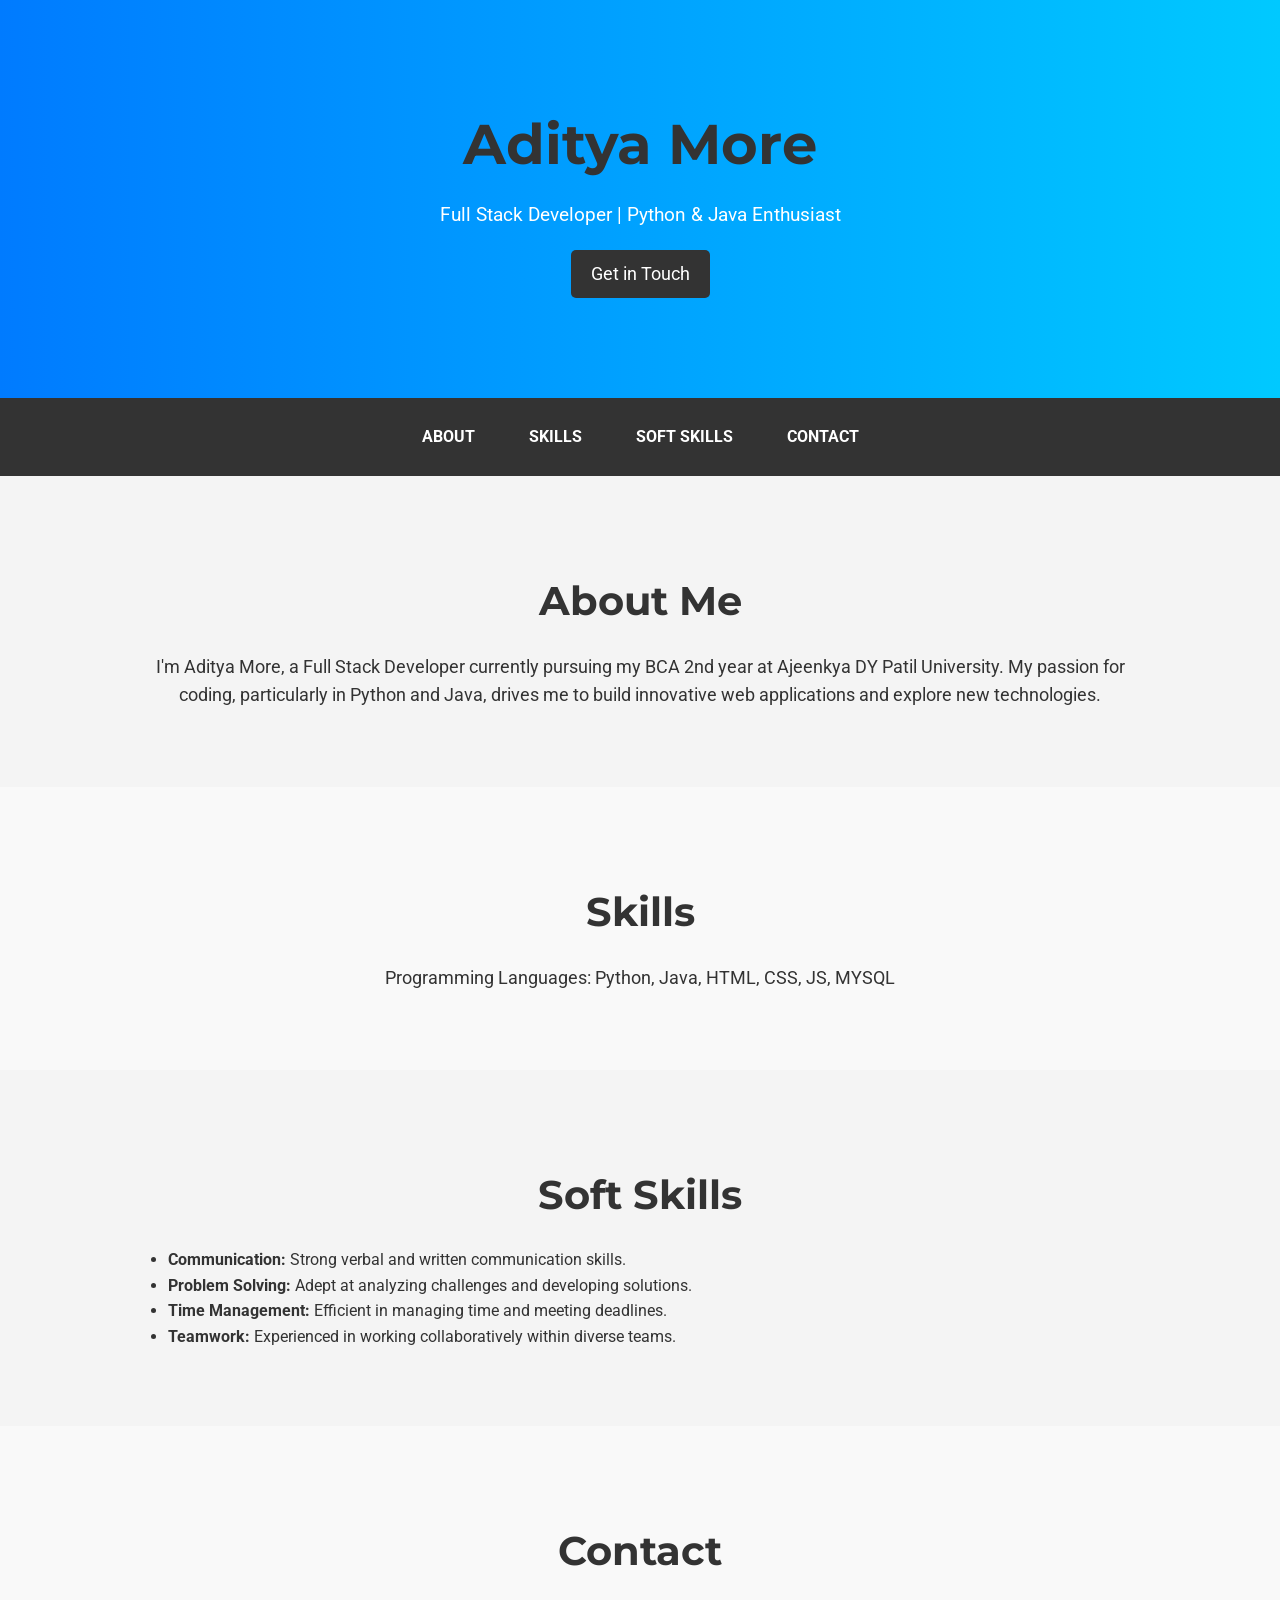
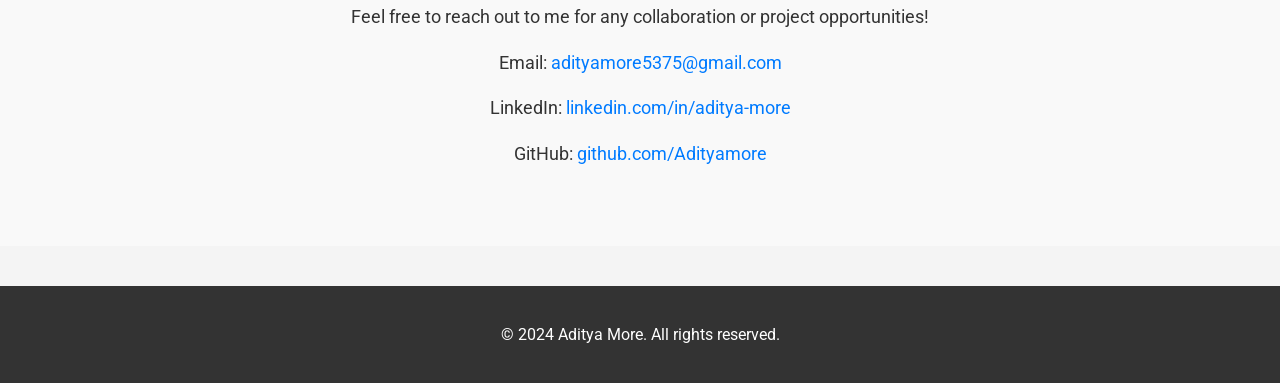
<file: portfolio_.html>
<!DOCTYPE html>
<html lang="en">
<head>
    <meta charset="UTF-8">
    <meta name="viewport" content="width=device-width, initial-scale=1.0">
    <title>Aditya More | Full Stack Developer</title>
    <link rel="stylesheet" href="portfolio_.css">
    <link href="https://fonts.googleapis.com/css2?family=Montserrat:wght@400;600&family=Roboto:wght@400;700&display=swap" rel="stylesheet">
</head>
<body>
    <header>
        <div class="container">
            <h1>Aditya More</h1>
            <p>Full Stack Developer | Python & Java Enthusiast</p>
            <a href="#contact" class="btn">Get in Touch</a>
        </div>
    </header>

    <nav>
        <div class="container">
            <ul>
                <li><a href="#about">About</a></li>
                <li><a href="#skills">Skills</a></li>
                <li><a href="#soft-skills">Soft Skills</a></li>
                <li><a href="#contact">Contact</a></li>
            </ul>
        </div>
    </nav>

    <section id="about" class="section">
        <div class="container">
            <h2>About Me</h2>
            <p>I'm Aditya More, a Full Stack Developer currently pursuing my BCA 2nd year at Ajeenkya DY Patil University. My passion for coding, particularly in Python and Java, drives me to build innovative web applications and explore new technologies.</p>
        </div>
    </section>

    <section id="skills" class="section bg-light">
        <div class="container">
            <h2>Skills</h2>
            <p>Programming Languages: Python, Java, HTML, CSS, JS, MYSQL</p>
        </div>
    </section>

    <section id="soft-skills" class="section">
        <div class="container">
            <h2>Soft Skills</h2>
            <ul>
                <li><strong>Communication:</strong> Strong verbal and written communication skills.</li>
                <li><strong>Problem Solving:</strong> Adept at analyzing challenges and developing solutions.</li>
                <li><strong>Time Management:</strong> Efficient in managing time and meeting deadlines.</li>
                <li><strong>Teamwork:</strong> Experienced in working collaboratively within diverse teams.</li>
            </ul>
        </div>
    </section>

    <section id="contact" class="section bg-light">
        <div class="container">
            <h2>Contact</h2>
            <p>Feel free to reach out to me for any collaboration or project opportunities!</p>
            <p>Email: <a href="mailto:adityamore5375@gmail.com">adityamore5375@gmail.com</a></p>
            <p>LinkedIn: <a href="https://www.linkedin.com/in/aditya-more-021853274/">linkedin.com/in/aditya-more</a></p>
            <p>GitHub: <a href="https://github.com/Adityamore17">github.com/Adityamore</a></p>
        </div>
    </section>

    <footer>
        <div class="container">
            <p>&copy; 2024 Aditya More. All rights reserved.</p>
        </div>
    </footer>
</body>
</html>
</file>
<file: portfolio_.css>
/* General Styles */
body {
    font-family: 'Roboto', sans-serif;
    line-height: 1.6;
    margin: 0;
    padding: 0;
    color: #333;
    background-color: #f4f4f4;
}

h1, h2, h3 {
    font-family: 'Montserrat', sans-serif;
    color: #333;
}

a {
    color: #007BFF;
    text-decoration: none;
}

a:hover {
    text-decoration: underline;
}

.container {
    width: 80%;
    margin: auto;
    overflow: hidden;
}

/* Header */
header {
    background: linear-gradient(to right, #007BFF, #00C9FF);
    color: #fff;
    padding: 100px 0;
    text-align: center;
}

header h1 {
    font-size: 3.5em;
    margin: 0;
}

header p {
    font-size: 1.2em;
    margin: 10px 0 20px;
}

header .btn {
    display: inline-block;
    padding: 10px 20px;
    font-size: 1.1em;
    color: #fff;
    background: #333;
    border-radius: 5px;
    transition: background 0.3s ease;
}

header .btn:hover {
    background: #007BFF;
}

/* Navigation */
nav {
    background: #333;
    color: #fff;
    padding: 10px 0;
    text-align: center;
}

nav ul {
    list-style: none;
    padding: 0;
}

nav ul li {
    display: inline;
    margin: 0 15px;
}

nav ul li a {
    color: #fff;
    font-weight: bold;
    text-transform: uppercase;
    padding: 5px 10px;
    border-radius: 5px;
    transition: background 0.3s ease;
}

nav ul li a:hover {
    background: #007BFF;
}

/* Sections */
.section {
    padding: 60px 0;
}

.section.bg-light {
    background: #f9f9f9;
}

.section h2 {
    font-size: 2.5em;
    margin-bottom: 20px;
    text-align: center;
    color: #333;
}

.section p {
    font-size: 1.1em;
    text-align: center;
}

/* Skills Section */
.skills-grid {
    display: flex;
    justify-content: space-around;
    text-align: center;
}

.skill {
    background: #fff;
    padding: 20px;
    border-radius: 10px;
    box-shadow: 0 0 10px rgba(0, 0, 0, 0.1);
    transition: transform 0.3s ease, box-shadow 0.3s ease;
}

.skill h3 {
    margin-bottom: 10px;
}

.skill:hover {
    transform: translateY(-5px);
    box-shadow: 0 15px 30px rgba(0, 0, 0, 0.2);
}

/* Projects Section */
.projects-grid {
    display: flex;
    justify-content: space-around;
    text-align: center;
}

.project {
    background: #007BFF;
    color: #fff;
    padding: 20px;
    border-radius: 10px;
    width: 45%;
    box-shadow: 0 0 10px rgba(0, 0, 0, 0.1);
    transition: transform 0.3s ease, box-shadow 0.3s ease;
}

.project:hover {
    transform: translateY(-5px);
    box-shadow: 0 15px 30px rgba(0, 0, 0, 0.2);
}

/* Contact Section */
.contact-list {
    list-style: none;
    padding: 0;
    text-align: center;
}

.contact-list li {
    margin: 10px 0;
    font-size: 1.1em;
}

.contact-list a {
    color: #007BFF;
    font-weight: bold;
}

/* Footer */
footer {
    background: #333;
    color: #fff;
    text-align: center;
    padding: 20px 0;
    margin-top: 40px;
}

footer p {
</file>
